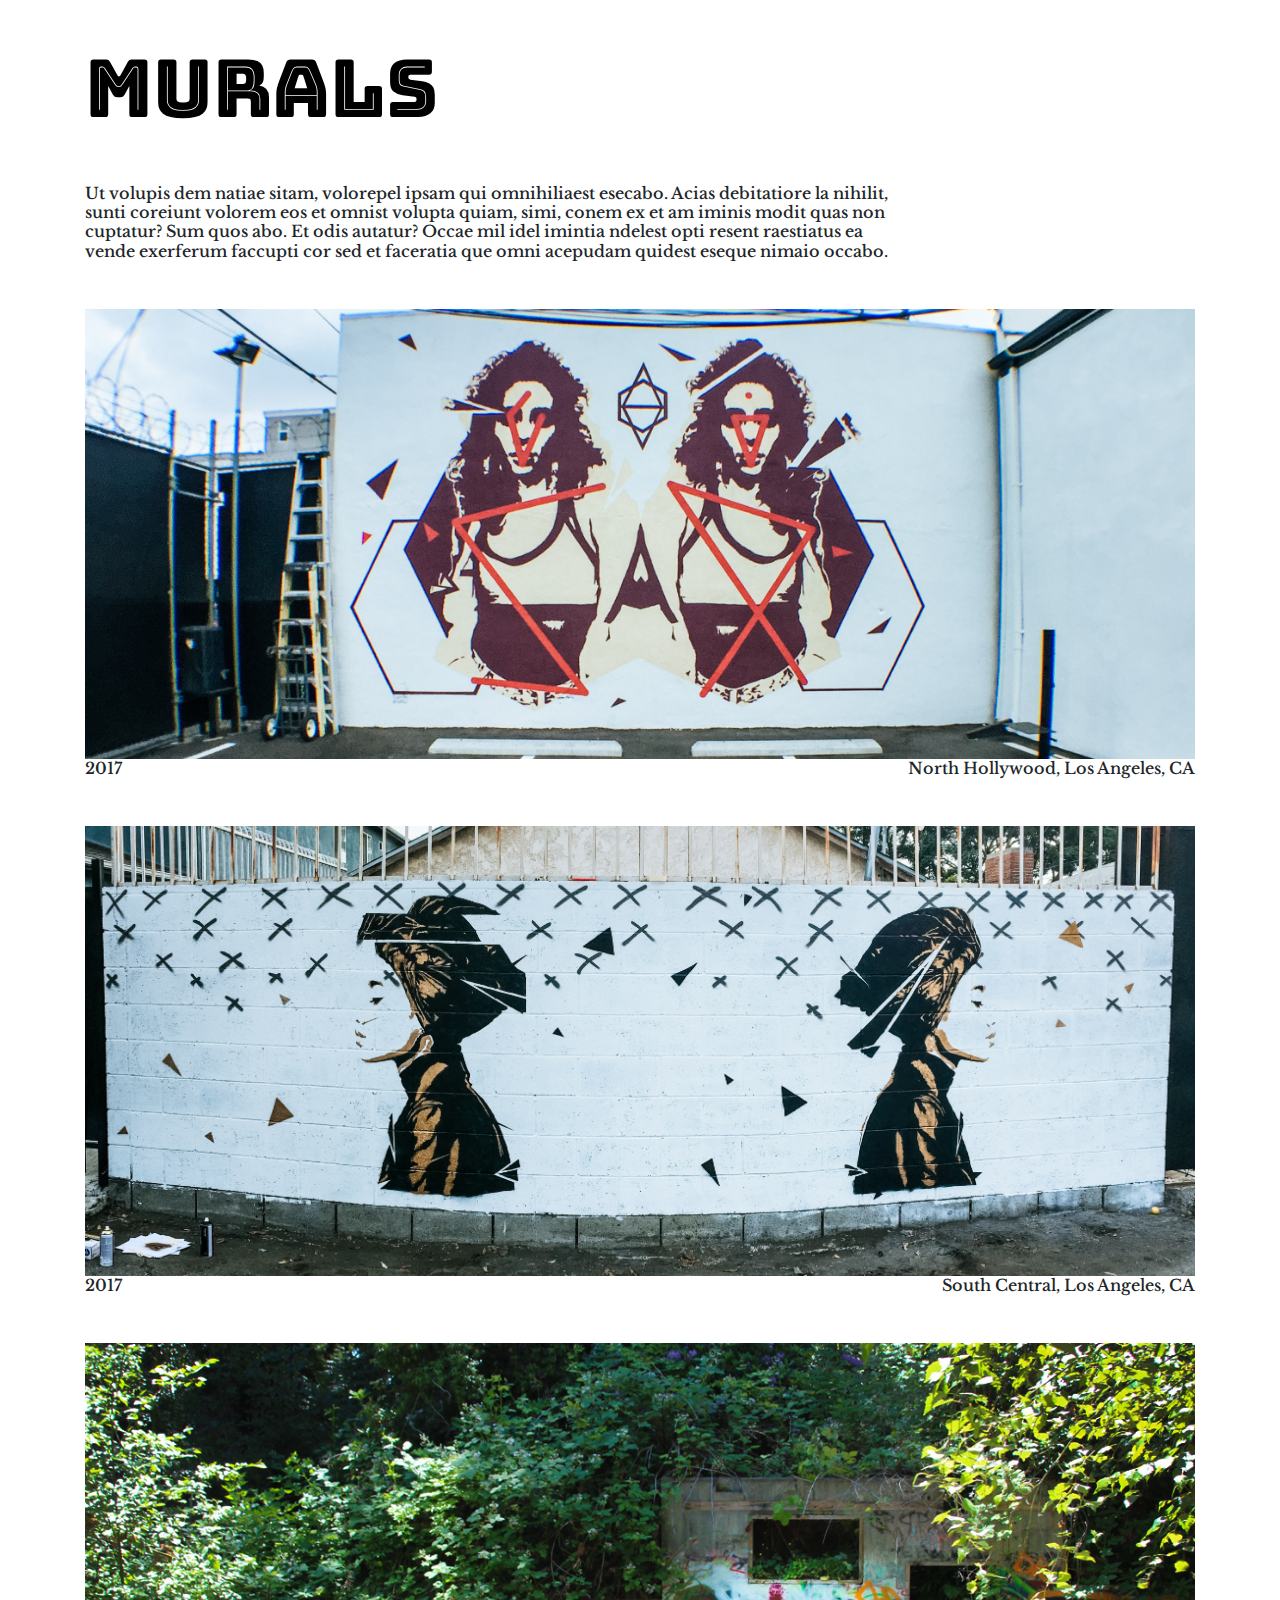
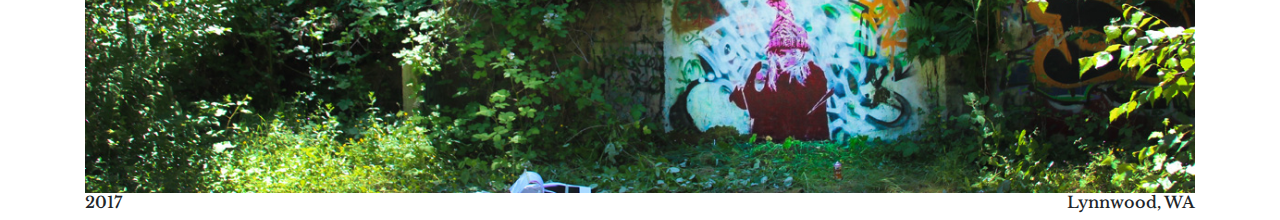
<file: murals.html>
<!doctype html>
<html lang="en">

<head>
  <meta charset="utf-8">
  <title>Elliott Nes</title>
  <meta name="description" content="">
  <meta name="viewport" content="width=device-width, initial-scale=1, shrink-to-fit=no">

  <!-- NOTE: Bootstrap CSS -->
  <link rel="stylesheet" href="https://stackpath.bootstrapcdn.com/bootstrap/4.3.1/css/bootstrap.min.css" integrity="sha384-ggOyR0iXCbMQv3Xipma34MD+dH/1fQ784/j6cY/iJTQUOhcWr7x9JvoRxT2MZw1T" crossorigin="anonymous">
  <script src="https://stackpath.bootstrapcdn.com/bootstrap/4.3.1/js/bootstrap.min.js" integrity="sha384-JjSmVgyd0p3pXB1rRibZUAYoIIy6OrQ6VrjIEaFf/nJGzIxFDsf4x0xIM+B07jRM" crossorigin="anonymous"></script>

  <!-- NOTE: CSS -->
  <link rel="stylesheet" href="css/mainstyle.css">

  <!-- NOTE: Google Fonts -->
  <link href="https://fonts.googleapis.com/css2?family=Bungee+Inline&family=Bungee+Outline&family=Libre+Baskerville:ital,wght@0,400;0,700;1,400&display=swap" rel="stylesheet">

  <!-- NOTE: Favicon -->
  <link rel="shortcut icon" type="image/jpg" href="images/favicon.jpg" />

</head>

<body>
  <div class="container content">
    <div class="row">
      <h1 class="col">Murals</h1>
    </div>
  </div>

  <!-- NOTE: Nav bar -->
  <div class="container content">
    <div class="row">
      <h6 class="col-md-9 col-12 "> Ut volupis dem natiae sitam, volorepel ipsam qui omnihiliaest esecabo. Acias debitatiore la nihilit, sunti coreiunt volorem eos et omnist volupta quiam, simi, conem ex et am iminis modit quas non cuptatur? Sum quos
        abo. Et odis autatur? Occae mil idel imintia ndelest opti resent raestiatus ea vende exerferum faccupti cor sed et faceratia que omni acepudam quidest eseque nimaio occabo.</h6>
    </div>
  </div>
  <div class="container content">
    <div class="row">
      <div class="col-12">
        <img src="images/murals/NoHoMural.jpg" class="img-fluid muralheight" />
      </div>
    </div>

    <div class="row">
      <h6 class="col-4">2017</h6>
      <div class="col-4"></div>
      <h6 class="col-4" style="text-align:right">North Hollywood, Los Angeles, CA</h6>
    </div>
  </div>
  <div class="container content">
    <div class="row">
      <div class="col-12">
        <img src="images/murals/SCentralMural.jpg" class="img-fluid muralheight" />
      </div>
    </div>

    <div class="row">
      <h6 class="col-4">2017</h6>
      <div class="col-4"></div>
      <h6 class="col-4" style="text-align:right">South Central, Los Angeles, CA</h6>
    </div>
  </div>

  <div class="container content">
    <div class="row">
      <div class="col-12">
        <img src="images/murals/Lynnwood.jpg" class="img-fluid muralheight" />
      </div>
    </div>

    <div class="row">
      <h6 class="col-4">2017</h6>
      <div class="col-4"></div>
      <h6 class="col-4" style="text-align:right">Lynnwood, WA</h6>
    </div>
  </div>

</body>

</html>
</file>
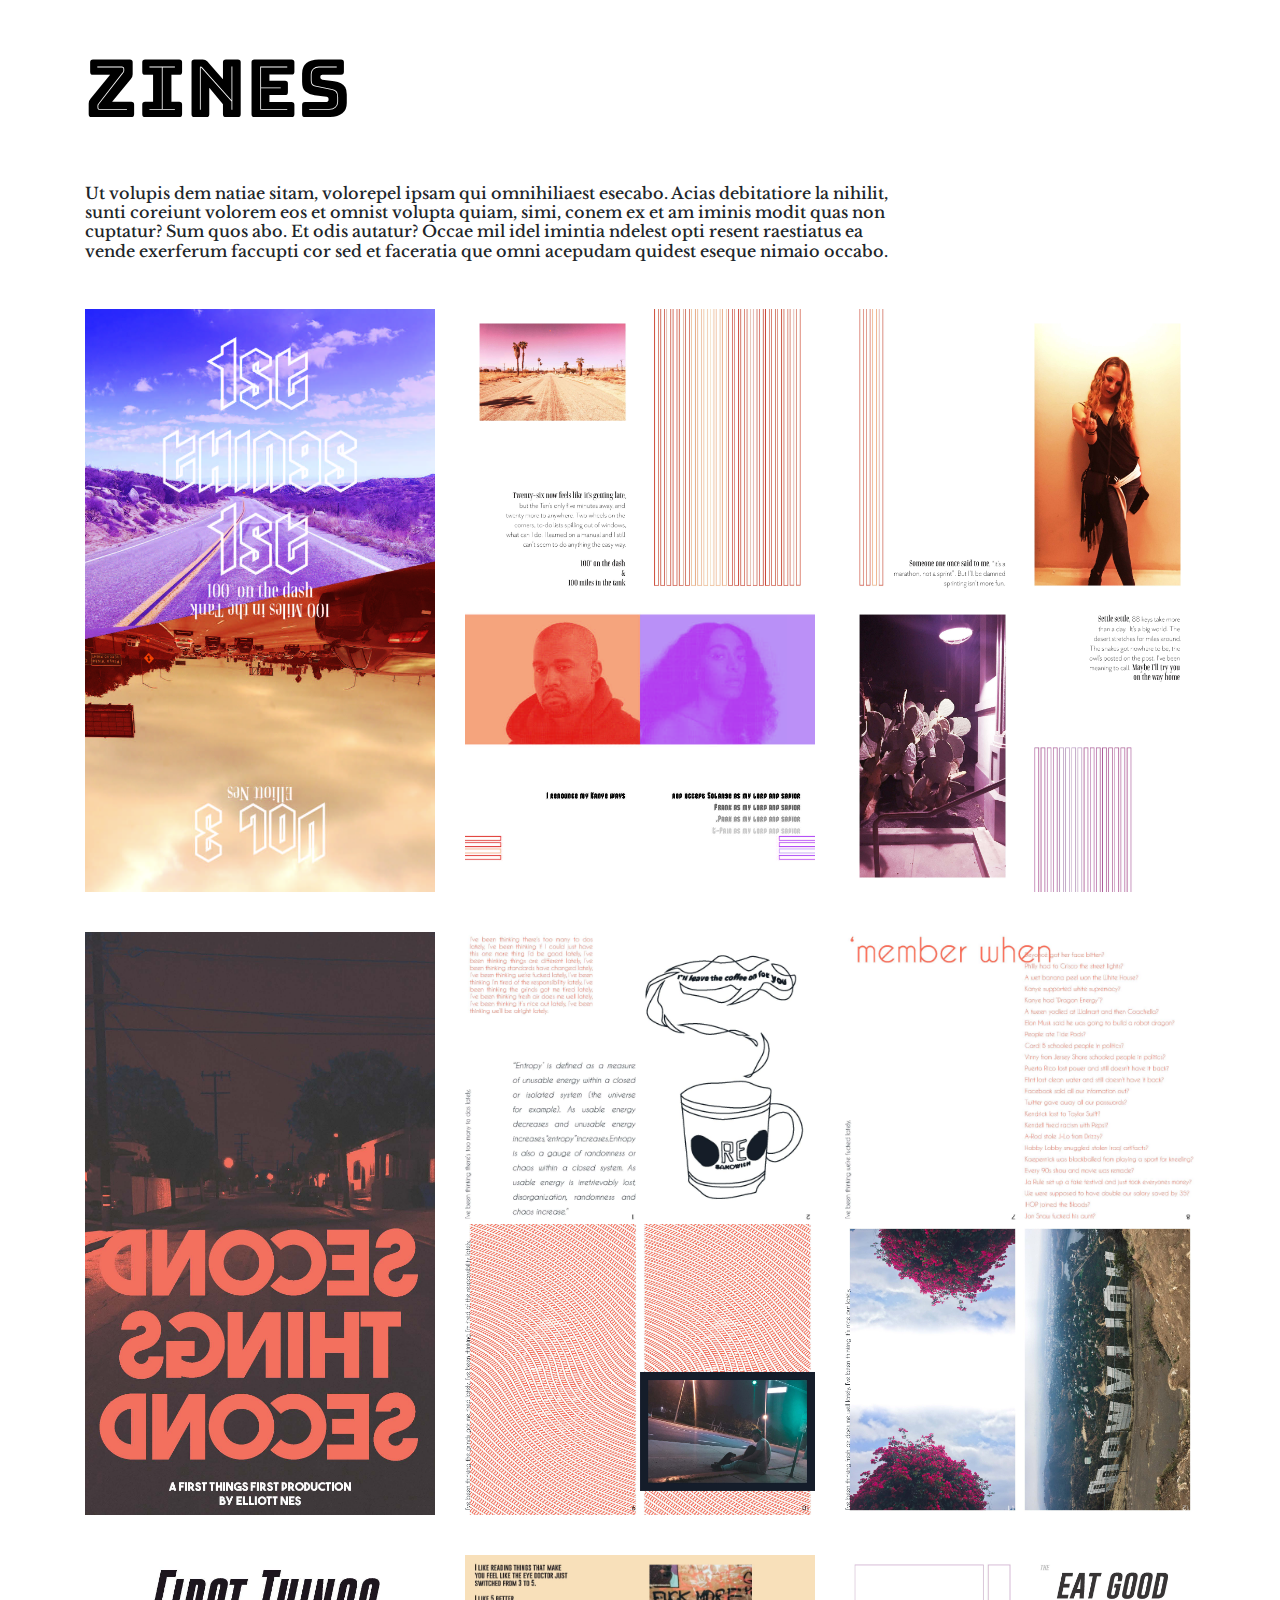
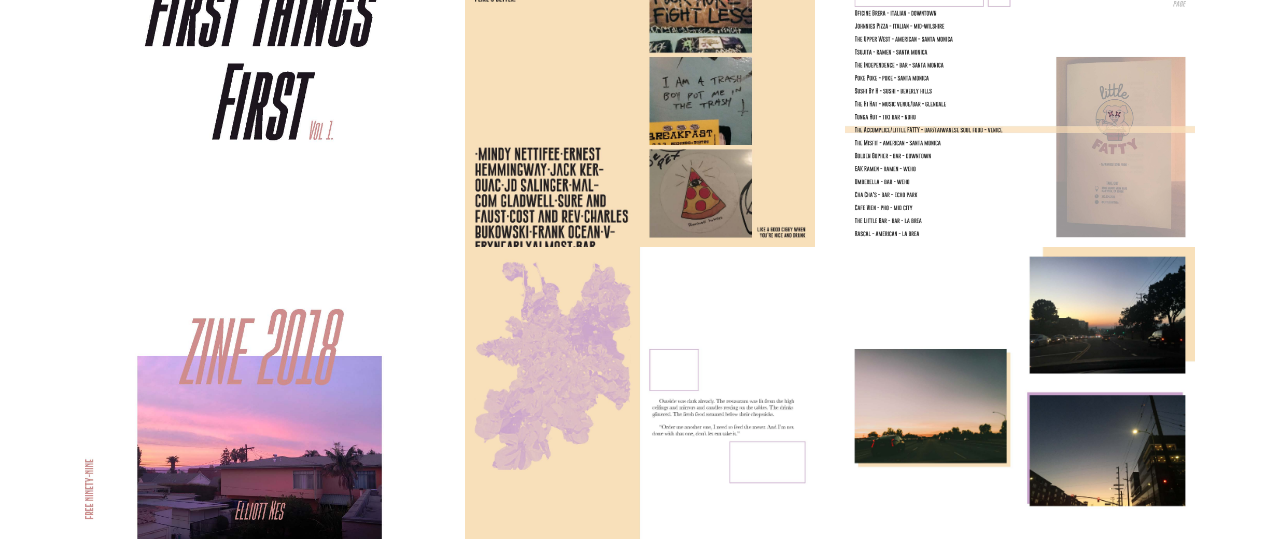
<file: zines.html>
<!doctype html>
<html lang="en">

<head>
  <meta charset="utf-8">
  <title>Elliott Nes</title>
  <meta name="description" content="">
  <meta name="viewport" content="width=device-width, initial-scale=1, shrink-to-fit=no">

  <!-- NOTE: Bootstrap CSS -->
  <link rel="stylesheet" href="https://stackpath.bootstrapcdn.com/bootstrap/4.3.1/css/bootstrap.min.css" integrity="sha384-ggOyR0iXCbMQv3Xipma34MD+dH/1fQ784/j6cY/iJTQUOhcWr7x9JvoRxT2MZw1T" crossorigin="anonymous">
  <script src="https://stackpath.bootstrapcdn.com/bootstrap/4.3.1/js/bootstrap.min.js" integrity="sha384-JjSmVgyd0p3pXB1rRibZUAYoIIy6OrQ6VrjIEaFf/nJGzIxFDsf4x0xIM+B07jRM" crossorigin="anonymous"></script>

  <!-- NOTE: CSS -->
  <link rel="stylesheet" href="css/mainstyle.css">

  <!-- NOTE: Google Fonts -->
  <link href="https://fonts.googleapis.com/css2?family=Bungee+Inline&family=Bungee+Outline&family=Libre+Baskerville:ital,wght@0,400;0,700;1,400&display=swap" rel="stylesheet">

  <!-- NOTE: Favicon -->
  <link rel="shortcut icon" type="image/jpg" href="images/favicon.jpg" />

</head>

<body>
  <div class="container content">
    <div class="row">
      <h1 class="col">Zines</h1>
    </div>
  </div>

  <!-- NOTE: Nav bar -->
  <div class="container content">
    <div class="row">
      <h6 class="col-md-9 col-12"> Ut volupis dem natiae sitam, volorepel ipsam qui omnihiliaest esecabo. Acias debitatiore la nihilit, sunti coreiunt volorem eos et omnist volupta quiam, simi, conem ex et am iminis modit quas non cuptatur? Sum quos
        abo. Et odis autatur? Occae mil idel imintia ndelest opti resent raestiatus ea vende exerferum faccupti cor sed et faceratia que omni acepudam quidest eseque nimaio occabo.</h6>
    </div>
  </div>

  <!-- NOTE: Vol 3 -->
  <div class="container content">

    <div class="row small-content">
      <div class="col-4">
        <img src="images/zines/Vol 3 First Things First_Page_1.jpg" class="img-fluid posterheight" />
      </div>
      <div class="col-8">

        <div class="row">
          <div class="col-6">
            <img src="images/zines/Vol 3 First Things First_Page_2.jpg" class="img-fluid posterheight" />

          </div>
          <div class="col-6">
            <img src="images/zines/Vol 3 First Things First_Page_4.jpg" class="img-fluid posterheight" />

          </div>
        </div>
        <div class="row">
          <div class="col-6">
            <img src="images/zines/Vol 3 First Things First_Page_5.jpg" class="img-fluid posterheight" />

          </div>
          <div class="col-6">
            <img src="images/zines/Vol 3 First Things First_Page_8.jpg" class="img-fluid posterheight" />

          </div>
        </div>
      </div>

    </div>
  </div>

  <!-- NOTE: Vol 2 -->
  <div class="container content">

    <div class="row small-content">
      <div class="col-4">
        <img src="images/zines/Vol 2_Page_1.jpg" class="img-fluid posterheight" />
      </div>
      <div class="col-8">

        <div class="row">
          <div class="col-6">
            <img src="images/zines/Vol 2_Page_2.jpg" class="img-fluid posterheight" />

          </div>
          <div class="col-6">
            <img src="images/zines/Vol 2_Page_5.jpg" class="img-fluid posterheight" />

          </div>
        </div>
        <div class="row">
          <div class="col-6">
            <img src="images/zines/Vol 2_Page_6.jpg" class="img-fluid posterheight" />

          </div>
          <div class="col-6">
            <img src="images/zines/Vol 2_Page_7.jpg" class="img-fluid posterheight" />

          </div>
        </div>
      </div>

    </div>

  </div>

  <!-- NOTE: Vol 1 -->
  <div class="container content">

    <div class="row small-content">
      <div class="col-4">
        <img src="images/zines/Vol 1 2017 _Page_1.jpg" class="img-fluid posterheight" />
      </div>
      <div class="col-8">

        <div class="row">
          <div class="col-6">
            <img src="images/zines/Vol 1 2017 _Page_5.jpg" class="img-fluid posterheight" />

          </div>
          <div class="col-6">
            <img src="images/zines/Vol 1 2017 _Page_6.jpg" class="img-fluid posterheight" />

          </div>
        </div>
        <div class="row">
          <div class="col-6">
            <img src="images/zines/Vol 1 2017 _Page_7.jpg" class="img-fluid posterheight" />

          </div>
          <div class="col-6">
            <img src="images/zines/Vol 1 2017 _Page_8.jpg" class="img-fluid posterheight" />

          </div>
        </div>
      </div>

    </div>

  </div>

</body>
</file>
<file: css/mainstyle.css>
.container-fluid {
  padding: 20px;
}

h1 {
  font-family: 'Bungee Inline', cursive;
  font-size: 80px;
  color: black;
}

h5, h6 {
  font-family: 'Libre Baskerville', serif;
}

h3 {
  font-family: 'Libre Baskerville', serif;
  font-size: 14px
}

h1.alt {
  font-family: 'Bungee Outline', cursive;
}

.content {
  margin-top: 40px
}

.small-content {
  margin-top: 20px;
}

.muralheight {
  width: 100%;
  height: 450px;
  object-fit: cover;
}

.indoorheight {
  width: 100%;
  height: 350px;
  object-fit: cover;
}

.posterheight {
  width: 100%;
  object-fit: cover;
}

.title {
  top: 0px;
}

/* NOTE: menu */
.header {
  position: fixed;
  top: 35px;
  margin: 0px;
  padding: 0px;
  right: 0px;
  width: 66%;
  z-index: 4;
  position: absolute;
}

.header ul li {
  list-style: none;
  padding: 0px;
  margin-bottom: 0px;
  text-align: center;
}

.headerMenu {
  margin: 0px;
  padding: 0px;
  width: auto;
}

.headerMenu li {
  list-style: none;
  float: right;
  font-family: 'Libre Baskerville', serif;
  font-size: 14px;
  padding: 10px 10px 10px 10px;
  width: 25%;
  background: white;
}

/* Dropup content (Hidden by Default) */
.dropdown-content {
  visibility: hidden;
  position: absolute;
  top: 22px;
  background: white;
  width: 100%;
  color: black;
  z-index: 5
}

.dropdown-content a {
  padding: 12px 12px;
  text-decoration: none;
  display: block;
  color: black;
}

.dropdown {
  padding: 0, 10px;
}

.dropdown:hover .dropdown-content {
  visibility: visible;
  transition: 0.2s;
  transition-timing-function: cubic-bezier(.36, .65, .37, 1.02);
}

.dropdown:hover {
  color: grey;
  transition: 0.2s;
  transition-timing-function: cubic-bezier(.36, .65, .37, 1.02);
}

a {
  font-family: 'Libre Baskerville', serif;
  font-size: 14px;
  color: black;
}

a:hover {
  color: #AC09BC;
  transition: 0.2s;
  transition-timing-function: cubic-bezier(.36, .65, .37, 1.02);
  text-decoration: none;
}

#pink:hover {
  color: #AC09BC;
  transition: 0.2s;
  transition-timing-function: cubic-bezier(.36, .65, .37, 1.02);
}
</file>
